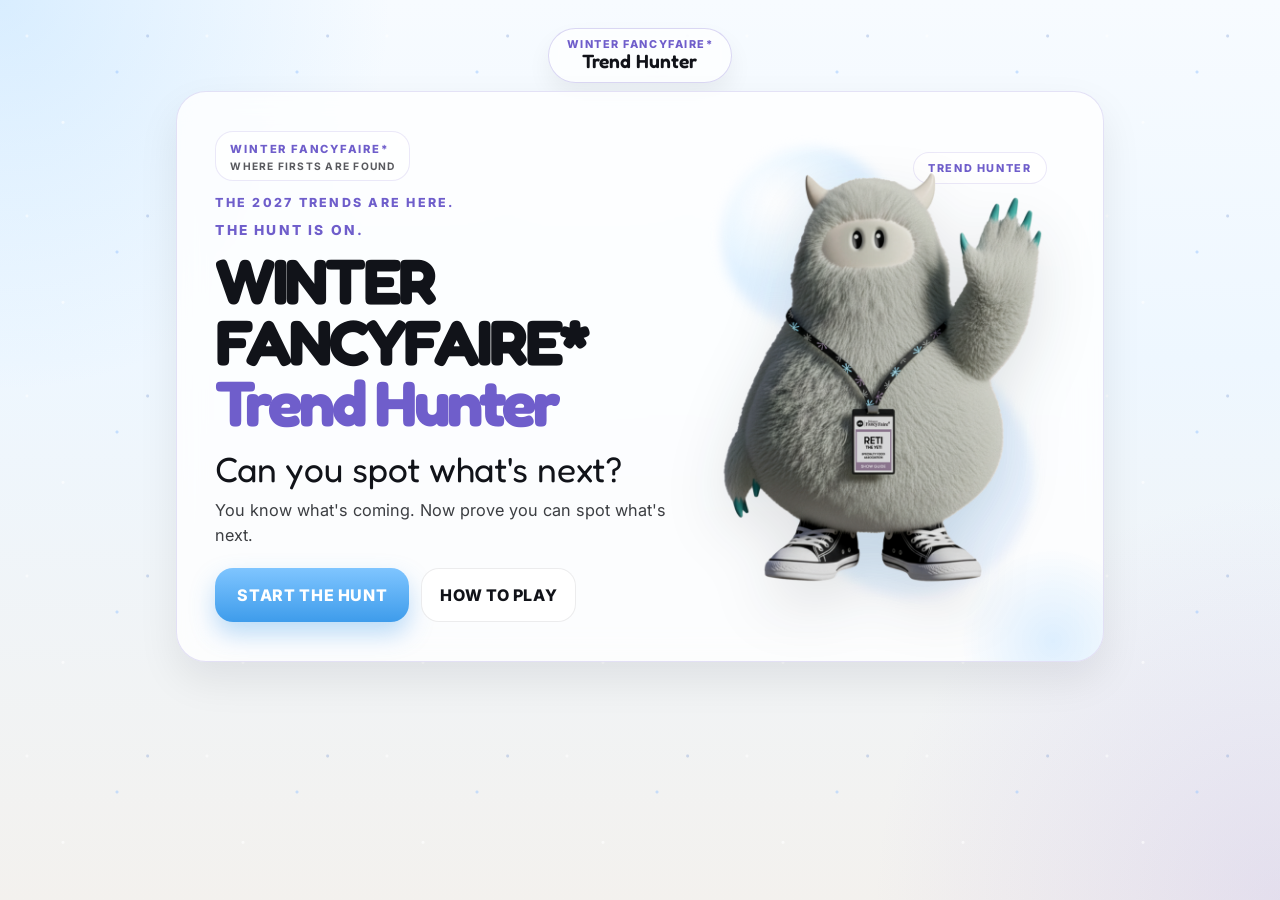
<file: index.html>
<!doctype html>
<html lang="en">
  <head>
    <meta charset="UTF-8" />
    <meta name="viewport" content="width=device-width, initial-scale=1.0" />
    <meta
      name="description"
      content="Winter FancyFaire* Trend Hunter is a playful mobile-first game where players test their instincts for emerging specialty food trends."
    />
    <title>Winter FancyFaire* Trend Hunter</title>
    <link rel="preconnect" href="https://fonts.googleapis.com" />
    <link rel="preconnect" href="https://fonts.gstatic.com" crossorigin />
    <link
      href="https://fonts.googleapis.com/css2?family=Fredoka:wght@400;500;600;700&family=Inter:wght@400;500;600;700;800&display=swap"
      rel="stylesheet"
    />
    <link rel="stylesheet" href="./styles.css" />
  </head>
  <body>
    <div class="page-shell">
      <header class="topbar">
        <div class="brand-lockup" aria-label="Winter FancyFaire Trend Hunter home">
          <span class="brand-kicker">Winter FancyFaire*</span>
          <span class="brand-title">Trend Hunter</span>
        </div>
      </header>

      <main id="app" aria-live="polite">
        <section id="start-screen" class="screen active" aria-labelledby="start-title">
          <div class="hero-card">
            <div class="hero-copy">
              <div class="brand-mark" aria-label="Winter FancyFaire brand">
                <span class="brand-kicker-home">Winter FancyFaire*</span>
                <span class="brand-subtitle">WHERE FIRSTS ARE FOUND</span>
              </div>
              <p class="eyebrow">THE 2027 TRENDS ARE HERE.</p>
              <p class="launch-banner">THE HUNT IS ON.</p>
              <h1 id="start-title">WINTER FANCYFAIRE* <span>Trend Hunter</span></h1>
              <p class="tagline">Can you spot what's next?</p>
              <p class="subhead">You know what's coming. Now prove you can spot what's next.</p>
              <div class="cta-row">
                <button id="start-game-btn" class="primary-button" type="button">START THE HUNT</button>
                <button id="how-to-play-btn" class="secondary-button" type="button">HOW TO PLAY</button>
              </div>
            </div>

            <div class="mascot-wrap" aria-label="Reti mascot hero art">
              <div class="orb orb-one"></div>
              <div class="orb orb-two"></div>
              <div class="snow-pill">TREND HUNTER</div>
              <img class="reti-hero" src="./assets/images/reti.png" alt="Reti waving in the Winter FancyFaire* Trend Hunter header" />
            </div>
          </div>
        </section>

        <section id="instructions-screen" class="screen" aria-labelledby="instructions-title">
          <div class="instruction-card">
            <button id="close-instructions-btn" class="close-button" type="button" aria-label="Close how to play">×</button>
            <p class="eyebrow">HOW TO PLAY</p>
            <h2 id="instructions-title">5 challenges. Make your picks. Trust your instincts. Earn your Trend Hunter title.</h2>
            <ul>
              <li>Spot the strongest trend match</li>
              <li>Act like a buyer</li>
              <li>Read the category with product IQ</li>
              <li>Lock in the final call</li>
            </ul>
          </div>
        </section>

        <section id="game-screen" class="screen" aria-live="polite">
          <div class="status-row">
            <div class="status-pill">Challenge <span id="challenge-number">1</span>/5</div>
            <div class="status-pill score-pill">Trend Instinct <span id="score-value">0</span></div>
          </div>
          <div id="challenge-card" class="challenge-card"></div>
        </section>

        <section id="result-screen" class="screen" aria-labelledby="result-title">
          <div class="result-card" aria-live="polite">
            <p class="result-label">TREND HUNTER</p>
            <h2 id="result-title">YOUR TREND INSTINCT</h2>
            <div id="final-score" class="final-score">0</div>
            <div class="persona-wrap">
              <h3 id="persona-name">THE TASTEMAKER</h3>
              <p id="persona-blurb">You don't follow specialty food trends. You find them.</p>
            </div>

            <div class="metric-grid">
              <div class="metric-item">
                <span>Trend Spotting</span>
                <strong id="metric-trend">0</strong>
              </div>
              <div class="metric-item">
                <span>Buyer Instinct</span>
                <strong id="metric-buyer">0</strong>
              </div>
              <div class="metric-item">
                <span>Product IQ</span>
                <strong id="metric-product">0</strong>
              </div>
            </div>

            <p class="winter-branding">Winter FancyFaire*</p>

            <div class="result-actions">
              <button id="play-again-btn" class="primary-button" type="button">PLAY AGAIN</button>
              <button id="share-result-btn" class="secondary-button" type="button">SHARE MY RESULT</button>
            </div>
          </div>
        </section>
      </main>
    </div>

    <div id="toast" class="toast" role="status" aria-live="polite"></div>

    <script src="./data.js"></script>
    <script src="./app.js"></script>
  </body>
</html>
</file>
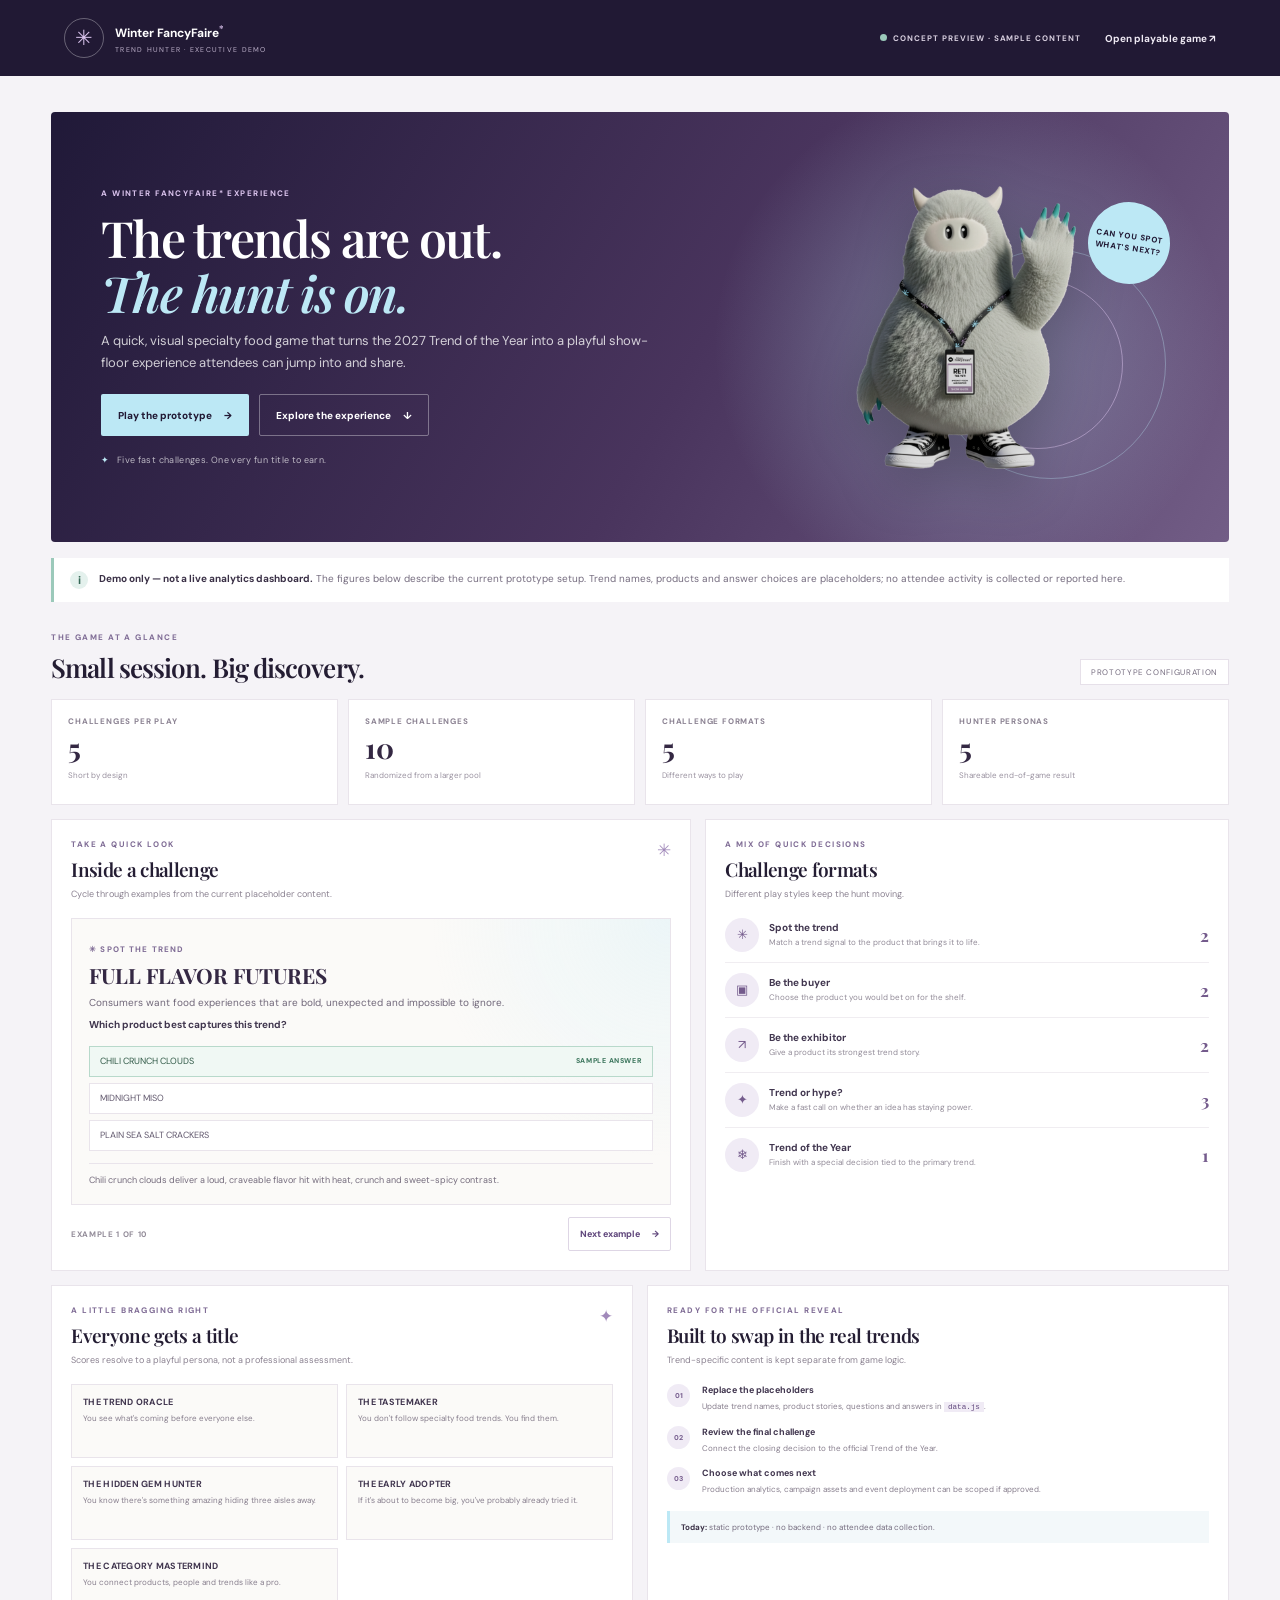
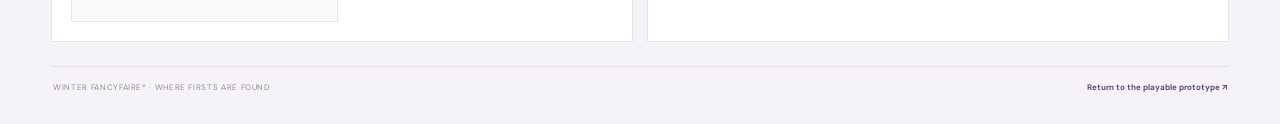
<file: admin/index.html>
<!doctype html>
<html lang="en">
  <head>
    <meta charset="UTF-8" />
    <meta name="viewport" content="width=device-width, initial-scale=1" />
    <meta name="theme-color" content="#211934" />
    <meta
      name="description"
      content="Executive demo dashboard for the Winter FancyFaire* Trend Hunter game concept."
    />
    <title>Trend Hunter | Executive Demo</title>
    <link rel="preconnect" href="https://fonts.googleapis.com" />
    <link rel="preconnect" href="https://fonts.gstatic.com" crossorigin />
    <link
      href="https://fonts.googleapis.com/css2?family=DM+Sans:wght@400;500;600;700;800&family=Playfair+Display:wght@600;700;800&display=swap"
      rel="stylesheet"
    />
    <link rel="stylesheet" href="./dashboard.css" />
  </head>
  <body>
    <div class="dashboard-shell">
      <header class="dashboard-header">
        <a class="dash-brand" href="../index.html" aria-label="Winter FancyFaire* Trend Hunter home">
          <span class="brand-star" aria-hidden="true">✳</span>
          <span>
            <strong>Winter FancyFaire<span class="brand-asterisk">*</span></strong>
            <small>TREND HUNTER · EXECUTIVE DEMO</small>
          </span>
        </a>
        <div class="header-right">
          <span class="demo-badge"><i aria-hidden="true"></i>CONCEPT PREVIEW · SAMPLE CONTENT</span>
          <a href="../index.html">Open playable game <span aria-hidden="true">↗</span></a>
        </div>
      </header>

      <main class="dashboard-main">
        <section class="dashboard-hero" aria-labelledby="dashboard-title">
          <div class="hero-copy">
            <p class="eyebrow">A WINTER FANCYFAIRE* EXPERIENCE</p>
            <h1 id="dashboard-title">The trends are out.<br /><em>The hunt is on.</em></h1>
            <p class="hero-description">
              A quick, visual specialty food game that turns the 2027 Trend of the Year into a
              playful show-floor experience attendees can jump into and share.
            </p>
            <div class="hero-actions">
              <a class="button button-primary" href="../index.html">Play the prototype <span aria-hidden="true">→</span></a>
              <a class="button button-quiet" href="#content-preview">Explore the experience <span aria-hidden="true">↓</span></a>
            </div>
            <p class="hero-note"><span aria-hidden="true">✦</span> Five fast challenges. One very fun title to earn.</p>
          </div>
          <div class="hero-art">
            <div class="art-orbit orbit-one" aria-hidden="true"></div>
            <div class="art-orbit orbit-two" aria-hidden="true"></div>
            <span class="art-sticker">CAN YOU SPOT<br />WHAT'S NEXT?</span>
            <img src="../assets/images/reti.png" alt="Reti waving in the Winter FancyFaire* header artwork" />
          </div>
        </section>

        <aside class="demo-notice" role="note">
          <span class="notice-icon" aria-hidden="true">i</span>
          <p>
            <strong>Demo only — not a live analytics dashboard.</strong>
            The figures below describe the current prototype setup. Trend names, products and
            answer choices are placeholders; no attendee activity is collected or reported here.
          </p>
        </aside>

        <section aria-labelledby="snapshot-title">
          <div class="section-heading">
            <div>
              <p class="eyebrow">THE GAME AT A GLANCE</p>
              <h2 id="snapshot-title">Small session. Big discovery.</h2>
            </div>
            <span class="section-aside">Prototype configuration</span>
          </div>
          <div class="kpi-grid">
            <article class="kpi-card">
              <span class="kpi-label">CHALLENGES PER PLAY</span>
              <strong class="kpi-value">5</strong>
              <small>Short by design</small>
            </article>
            <article class="kpi-card">
              <span class="kpi-label">SAMPLE CHALLENGES</span>
              <strong class="kpi-value" id="challenge-count">—</strong>
              <small>Randomized from a larger pool</small>
            </article>
            <article class="kpi-card">
              <span class="kpi-label">CHALLENGE FORMATS</span>
              <strong class="kpi-value" id="format-count">—</strong>
              <small>Different ways to play</small>
            </article>
            <article class="kpi-card">
              <span class="kpi-label">HUNTER PERSONAS</span>
              <strong class="kpi-value" id="persona-count">—</strong>
              <small>Shareable end-of-game result</small>
            </article>
          </div>
        </section>

        <section class="dashboard-grid" id="content-preview" aria-label="Game experience and sample content">
          <article class="panel preview-panel">
            <div class="panel-heading">
              <div>
                <p class="eyebrow">TAKE A QUICK LOOK</p>
                <h2>Inside a challenge</h2>
                <p>Cycle through examples from the current placeholder content.</p>
              </div>
              <span class="panel-glyph" aria-hidden="true">✳</span>
            </div>
            <div id="challenge-preview" class="challenge-preview" aria-live="polite">
              <p class="preview-loading">Loading sample challenge…</p>
            </div>
            <div class="preview-controls">
              <span id="preview-position" class="preview-position">Example 1</span>
              <button id="next-example" class="button button-small" type="button">Next example <span aria-hidden="true">→</span></button>
            </div>
          </article>

          <article class="panel formats-panel">
            <div class="panel-heading">
              <div>
                <p class="eyebrow">A MIX OF QUICK DECISIONS</p>
                <h2>Challenge formats</h2>
                <p>Different play styles keep the hunt moving.</p>
              </div>
            </div>
            <div id="format-list" class="format-list"></div>
          </article>
        </section>

        <section class="dashboard-grid lower-grid" aria-label="Result design and content readiness">
          <article class="panel persona-panel">
            <div class="panel-heading">
              <div>
                <p class="eyebrow">A LITTLE BRAGGING RIGHT</p>
                <h2>Everyone gets a title</h2>
                <p>Scores resolve to a playful persona, not a professional assessment.</p>
              </div>
              <span class="panel-glyph" aria-hidden="true">✦</span>
            </div>
            <div id="persona-list" class="persona-list"></div>
          </article>

          <article class="panel readiness-panel">
            <div class="panel-heading">
              <div>
                <p class="eyebrow">READY FOR THE OFFICIAL REVEAL</p>
                <h2>Built to swap in the real trends</h2>
                <p>Trend-specific content is kept separate from game logic.</p>
              </div>
            </div>
            <ul class="readiness-list">
              <li><span class="readiness-mark">01</span><span><strong>Replace the placeholders</strong><small>Update trend names, product stories, questions and answers in <code>data.js</code>.</small></span></li>
              <li><span class="readiness-mark">02</span><span><strong>Review the final challenge</strong><small>Connect the closing decision to the official Trend of the Year.</small></span></li>
              <li><span class="readiness-mark">03</span><span><strong>Choose what comes next</strong><small>Production analytics, campaign assets and event deployment can be scoped if approved.</small></span></li>
            </ul>
            <div class="data-note"><strong>Today:</strong> static prototype · no backend · no attendee data collection.</div>
          </article>
        </section>

        <footer class="dashboard-footer">
          <span>WINTER FANCYFAIRE* · WHERE FIRSTS ARE FOUND</span>
          <a href="../index.html">Return to the playable prototype <span aria-hidden="true">↗</span></a>
        </footer>
      </main>
    </div>
    <script src="../data.js"></script>
    <script src="./dashboard.js"></script>
  </body>
</html>
</file>
<file: styles.css>
:root {
  --lavender: #9c8aea;
  --lavender-deep: #6f5ecb;
  --sky: #7fc5ff;
  --sky-strong: #3e9ceb;
  --ink: #111319;
  --charcoal: #1d2330;
  --ice: #eef9ff;
  --stone: #eae4dc;
  --snow: #ffffff;
  --mint: #d1eff8;
  --peach: #ffb9a7;
  --gold: #f6d9a1;
  --success: #2fbf7c;
  --danger: #eb5b6c;
  --warning: #f4b942;
  --shadow: rgba(17, 19, 25, 0.14);
  --shadow-strong: rgba(17, 19, 25, 0.22);
}

* {
  box-sizing: border-box;
}

html {
  scroll-behavior: smooth;
}

body {
  margin: 0;
  min-height: 100vh;
  font-family: 'Inter', sans-serif;
  background:
    radial-gradient(circle at top left, rgba(127, 197, 255, 0.25), transparent 25%),
    radial-gradient(circle at bottom right, rgba(156, 138, 234, 0.18), transparent 26%),
    linear-gradient(180deg, #f7fbff 0%, #eef7ff 40%, #f3f1ee 100%);
  color: var(--ink);
}

body::before {
  content: "";
  position: fixed;
  inset: 0;
  background-image:
    radial-gradient(circle at 15% 20%, rgba(255,255,255,0.7) 0 1px, transparent 2px),
    radial-gradient(circle at 65% 40%, rgba(161, 202, 255, 0.7) 0 1px, transparent 2px),
    radial-gradient(circle at 35% 68%, rgba(255,255,255,0.8) 0 1px, transparent 2px),
    radial-gradient(circle at 82% 20%, rgba(136, 164, 217, 0.5) 0 1px, transparent 2px);
  background-size: 180px 180px;
  pointer-events: none;
  opacity: 0.75;
}

button,
input,
select,
textarea {
  font: inherit;
}

button {
  cursor: pointer;
}

img {
  max-width: 100%;
  display: block;
}

.page-shell {
  position: relative;
  width: min(100%, 960px);
  margin: 0 auto;
  padding: 16px 16px 48px;
}

.topbar {
  display: flex;
  justify-content: center;
  align-items: center;
  padding: 12px 0 8px;
}

.brand-lockup {
  display: inline-flex;
  flex-direction: column;
  align-items: center;
  background: rgba(255, 255, 255, 0.7);
  border: 1px solid rgba(111, 94, 203, 0.24);
  border-radius: 999px;
  padding: 8px 18px 10px;
  box-shadow: 0 12px 24px rgba(17, 19, 25, 0.06);
  backdrop-filter: blur(8px);
}

.brand-kicker {
  font-size: 0.68rem;
  letter-spacing: 0.14em;
  text-transform: uppercase;
  color: var(--lavender-deep);
  font-weight: 800;
}

.brand-title {
  font-family: 'Fredoka', sans-serif;
  font-size: 1.2rem;
  line-height: 1.1;
  color: var(--ink);
  font-weight: 600;
}

.screen {
  display: none;
}

.screen.active {
  display: block;
}

.hero-card,
.challenge-card,
.result-card,
.instruction-card {
  position: relative;
  background: rgba(255, 255, 255, 0.8);
  border: 1px solid rgba(111, 94, 203, 0.18);
  border-radius: 30px;
  box-shadow: 0 18px 40px rgba(17, 19, 25, 0.08);
  backdrop-filter: blur(14px);
}

.hero-card {
  display: grid;
  grid-template-columns: minmax(0, 1.1fr) minmax(200px, 0.9fr);
  gap: 20px;
  align-items: center;
  padding: clamp(22px, 3vw, 40px);
  overflow: hidden;
}

.hero-card::after {
  content: "";
  position: absolute;
  inset: auto -60px -90px auto;
  width: 220px;
  height: 220px;
  background: radial-gradient(circle, rgba(127, 197, 255, 0.25), transparent 60%);
}

.brand-mark {
  display: inline-flex;
  flex-direction: column;
  gap: 4px;
  margin-bottom: 14px;
  padding: 10px 14px 8px;
  border-radius: 18px;
  background: rgba(255, 255, 255, 0.6);
  border: 1px solid rgba(111, 94, 203, 0.14);
}

.brand-kicker-home {
  font-size: 0.7rem;
  font-weight: 800;
  letter-spacing: 0.16em;
  text-transform: uppercase;
  color: var(--lavender-deep);
}

.brand-subtitle {
  font-size: 0.64rem;
  letter-spacing: 0.12em;
  text-transform: uppercase;
  font-weight: 700;
  color: rgba(17, 19, 25, 0.7);
}

.mascot-wrap {
  position: relative;
  display: flex;
  justify-content: center;
  align-items: center;
  min-height: 340px;
}

.orb {
  position: absolute;
  border-radius: 999px;
  background: radial-gradient(circle at 30% 30%, rgba(255,255,255,0.95), rgba(127, 197, 255, 0.24) 48%, rgba(156, 138, 234, 0.08) 100%);
  filter: blur(6px);
}

.orb-one {
  width: 240px;
  height: 240px;
  right: 32px;
  bottom: 18px;
}

.orb-two {
  width: 180px;
  height: 180px;
  left: 30px;
  top: 10px;
}

.snow-pill {
  position: absolute;
  top: 14px;
  right: 18px;
  z-index: 2;
  padding: 8px 14px;
  border-radius: 999px;
  background: rgba(255,255,255,0.8);
  border: 1px solid rgba(111, 94, 203, 0.14);
  font-size: 0.68rem;
  letter-spacing: 0.15em;
  font-weight: 800;
  text-transform: uppercase;
  color: var(--lavender-deep);
}

.reti-hero {
  position: relative;
  z-index: 2;
  width: min(100%, 420px);
  max-width: 100%;
  filter: drop-shadow(0 22px 30px rgba(20, 24, 35, 0.12));
}

.hero-copy {
  position: relative;
  z-index: 1;
}

.eyebrow {
  margin: 0 0 12px;
  font-size: 0.78rem;
  font-weight: 800;
  letter-spacing: 0.18em;
  color: var(--lavender-deep);
  text-transform: uppercase;
}

h1 {
  margin: 0;
  font-family: 'Fredoka', sans-serif;
  line-height: 0.96;
  font-size: clamp(2.2rem, 5vw, 4rem);
  letter-spacing: -0.05em;
  color: var(--ink);
}

h1 span {
  display: block;
  color: var(--lavender-deep);
}

.launch-banner {
  margin: 0 0 12px;
  font-size: 0.86rem;
  font-weight: 800;
  letter-spacing: 0.16em;
  text-transform: uppercase;
  color: var(--lavender-deep);
}

.tagline {
  margin: 14px 0 8px;
  font-family: 'Fredoka', sans-serif;
  font-size: clamp(1.4rem, 3vw, 2.2rem);
  color: var(--ink);
}

.subhead {
  margin: 0;
  font-size: 1.02rem;
  line-height: 1.55;
  color: rgba(17, 19, 25, 0.82);
}

.cta-row {
  display: flex;
  flex-wrap: wrap;
  gap: 12px;
  margin-top: 20px;
}

.primary-button,
.secondary-button,
.choice-button,
.next-button,
.huge-button {
  border: none;
  border-radius: 18px;
  font-weight: 800;
  letter-spacing: 0.04em;
  transition: transform 0.18s ease, box-shadow 0.18s ease, background 0.18s ease;
}

.primary-button,
.next-button {
  background: linear-gradient(180deg, var(--sky), var(--sky-strong));
  color: var(--snow);
  box-shadow: 0 12px 24px rgba(62, 156, 235, 0.35);
}

.primary-button {
  min-height: 54px;
  padding: 0 22px;
}

.secondary-button {
  min-height: 52px;
  padding: 0 18px;
  background: rgba(255, 255, 255, 0.8);
  color: var(--ink);
  border: 1px solid rgba(17, 19, 25, 0.08);
}

.primary-button:hover,
.secondary-button:hover,
.choice-button:hover,
.huge-button:hover,
.next-button:hover {
  transform: translateY(-1px);
}

#instructions-screen {
  padding-top: 12px;
}

.instruction-card {
  position: relative;
  max-width: 720px;
  margin: 0 auto;
  padding: 34px 24px 26px;
}

.close-button {
  position: absolute;
  top: 12px;
  right: 14px;
  width: 40px;
  height: 40px;
  border-radius: 50%;
  border: 0;
  background: rgba(17, 19, 25, 0.06);
  color: var(--ink);
  font-size: 1.6rem;
}

.instruction-card h2 {
  margin: 0 0 14px;
  font-family: 'Fredoka', sans-serif;
  font-size: clamp(1.5rem, 4vw, 2.3rem);
  line-height: 1.2;
}

.instruction-card ul {
  margin: 0;
  padding-left: 1.2rem;
  line-height: 1.8;
  font-weight: 600;
}

#game-screen {
  padding-top: 12px;
}

.status-row {
  display: flex;
  justify-content: space-between;
  gap: 12px;
  margin: 0 0 16px;
}

.status-pill {
  display: inline-flex;
  align-items: center;
  gap: 8px;
  padding: 10px 16px;
  border-radius: 999px;
  background: rgba(255, 255, 255, 0.8);
  border: 1px solid rgba(17, 19, 25, 0.06);
  font-weight: 800;
  letter-spacing: 0.04em;
  color: var(--ink);
}

.challenge-card {
  padding: clamp(18px, 4vw, 28px);
}

.challenge-header {
  margin-bottom: 10px;
}

.challenge-kicker {
  margin: 0 0 8px;
  color: var(--lavender-deep);
  font-size: 0.72rem;
  font-weight: 800;
  letter-spacing: 0.18em;
  text-transform: uppercase;
}

.challenge-title {
  margin: 0;
  white-space: pre-line;
  font-size: clamp(1.8rem, 5vw, 2.8rem);
  line-height: 1.05;
  color: var(--ink);
  font-family: 'Fredoka', sans-serif;
}

.challenge-description {
  margin: 12px 0 18px;
  font-size: 1.04rem;
  line-height: 1.65;
  color: rgba(17, 19, 25, 0.76);
}

.choice-grid {
  display: grid;
  gap: 14px;
  margin-top: 18px;
}

.choice-button,
.huge-button {
  width: 100%;
  text-align: left;
  padding: 16px 18px;
  background: linear-gradient(180deg, #ffffff, #f5f8fd);
  border: 1px solid rgba(17, 19, 25, 0.08);
  box-shadow: 0 10px 18px rgba(17, 19, 25, 0.05);
  color: var(--ink);
}

.choice-button strong,
.huge-button strong {
  display: block;
  font-size: 1.04rem;
  margin-bottom: 4px;
}

.choice-button small,
.huge-button small {
  display: block;
  color: rgba(17, 19, 25, 0.7);
  font-size: 0.82rem;
  line-height: 1.5;
}

.choice-button.correct,
.huge-button.correct {
  border-color: rgba(47, 191, 124, 0.35);
  background: linear-gradient(180deg, rgba(47, 191, 124, 0.12), rgba(47, 191, 124, 0.02));
}

.choice-button.incorrect,
.huge-button.incorrect {
  border-color: rgba(235, 91, 108, 0.3);
  background: linear-gradient(180deg, rgba(235, 91, 108, 0.09), rgba(235, 91, 108, 0.02));
}

.choice-button:focus-visible,
.primary-button:focus-visible,
.secondary-button:focus-visible,
.next-button:focus-visible,
.close-button:focus-visible,
.huge-button:focus-visible {
  outline: 3px solid rgba(62, 156, 235, 0.45);
  outline-offset: 2px;
}

.feedback-box {
  margin-top: 18px;
  padding: 16px 18px;
  border-radius: 18px;
  background: rgba(127, 197, 255, 0.12);
  border: 1px solid rgba(62, 156, 235, 0.15);
}

.feedback-box.correct {
  background: rgba(47, 191, 124, 0.1);
  border-color: rgba(47, 191, 124, 0.2);
}

.feedback-box.incorrect {
  background: rgba(235, 91, 108, 0.08);
  border-color: rgba(235, 91, 108, 0.15);
}

.feedback-box h3 {
  margin: 0 0 8px;
  font-size: 1.1rem;
}

.feedback-box p {
  margin: 0;
  line-height: 1.55;
}

.next-button {
  margin-top: 18px;
  min-height: 52px;
  width: 100%;
  padding: 0 20px;
  font-size: 1rem;
}

.trend-or-hype-row {
  display: grid;
  grid-template-columns: repeat(2, minmax(0, 1fr));
  gap: 14px;
  margin-top: 18px;
}

.huge-button {
  min-height: 130px;
  display: flex;
  flex-direction: column;
  justify-content: center;
  align-items: flex-start;
  font-size: 1.1rem;
  font-weight: 800;
}

.huge-button.trend {
  background: linear-gradient(180deg, rgba(255, 166, 121, 0.18), rgba(255,255,255,0.85));
}

.huge-button.hype {
  background: linear-gradient(180deg, rgba(155, 169, 255, 0.18), rgba(255,255,255,0.85));
}

.result-card {
  max-width: 690px;
  margin: 0 auto;
  padding: 26px 18px 20px;
  text-align: center;
}

.result-label {
  margin: 0 0 8px;
  font-size: 0.76rem;
  letter-spacing: 0.2em;
  text-transform: uppercase;
  color: var(--lavender-deep);
  font-weight: 800;
}

#result-title {
  margin: 0;
  font-size: clamp(1.8rem, 5vw, 2.4rem);
  font-family: 'Fredoka', sans-serif;
}

.final-score {
  margin-top: 14px;
  font-size: clamp(3.5rem, 9vw, 6rem);
  line-height: 0.9;
  font-weight: 800;
  color: var(--ink);
}

.persona-wrap {
  margin-top: 14px;
}

.persona-wrap h3 {
  margin: 0;
  font-family: 'Fredoka', sans-serif;
  font-size: clamp(1.4rem, 4vw, 2rem);
}

.persona-wrap p {
  margin: 8px auto 0;
  max-width: 440px;
  font-size: 1.02rem;
  line-height: 1.55;
  color: rgba(17, 19, 25, 0.82);
}

.metric-grid {
  display: grid;
  grid-template-columns: repeat(3, minmax(0, 1fr));
  gap: 10px;
  margin-top: 22px;
}

.metric-item {
  padding: 14px 10px;
  border-radius: 18px;
  background: linear-gradient(180deg, rgba(127, 197, 255, 0.12), rgba(255,255,255,0.7));
  border: 1px solid rgba(17, 19, 25, 0.05);
}

.metric-item span {
  display: block;
  font-size: 0.72rem;
  letter-spacing: 0.08em;
  text-transform: uppercase;
  opacity: 0.8;
}

.metric-item strong {
  display: block;
  margin-top: 8px;
  font-size: 1.5rem;
}

.winter-branding {
  margin: 18px 0 0;
  font-size: 0.8rem;
  letter-spacing: 0.14em;
  text-transform: uppercase;
  color: var(--lavender-deep);
  font-weight: 800;
}

.result-actions {
  display: flex;
  flex-wrap: wrap;
  gap: 12px;
  justify-content: center;
  margin-top: 18px;
}

.toast {
  position: fixed;
  left: 50%;
  bottom: 24px;
  transform: translateX(-50%) translateY(14px);
  background: rgba(17, 19, 25, 0.9);
  color: var(--snow);
  padding: 12px 18px;
  border-radius: 999px;
  font-weight: 700;
  opacity: 0;
  transition: opacity 0.2s ease, transform 0.2s ease;
  pointer-events: none;
}

.toast.visible {
  opacity: 1;
  transform: translateX(-50%) translateY(0);
}

@media (max-width: 640px) {
  .page-shell {
    padding: 10px 10px 36px;
  }

  .hero-card {
    grid-template-columns: 1fr;
    text-align: center;
  }

  .brand-mark {
    align-items: center;
  }

  .mascot-wrap {
    min-height: 240px;
  }

  .snow-pill {
    right: 50%;
    transform: translateX(50%);
  }

  .cta-row,
  .result-actions,
  .status-row {
    flex-direction: column;
  }

  .status-row {
    align-items: stretch;
  }

  .status-pill,
  .primary-button,
  .secondary-button,
  .next-button {
    width: 100%;
    justify-content: center;
  }

  .metric-grid,
  .trend-or-hype-row {
    grid-template-columns: 1fr;
  }
}

@media (prefers-reduced-motion: reduce) {
  * {
    animation: none !important;
    transition: none !important;
    scroll-behavior: auto !important;
  }
}
</file>
<file: admin/dashboard.css>
:root {
  --ink: #241d33;
  --muted: #81798a;
  --purple: #60477c;
  --deep: #211934;
  --lavender: #f0ebf5;
  --line: #e9e4eb;
  --paper: #fbfaf8;
  --sky: #bce8f5;
  --sans: "DM Sans", Arial, sans-serif;
  --serif: "Playfair Display", Georgia, serif;
}

* {
  box-sizing: border-box;
}

html {
  scroll-behavior: smooth;
}

body {
  margin: 0;
  background: #f5f3f7;
  color: var(--ink);
  font-family: var(--sans);
  -webkit-font-smoothing: antialiased;
}

a {
  color: inherit;
}

button {
  font: inherit;
}

.dashboard-shell {
  min-height: 100vh;
}

.dashboard-header {
  display: flex;
  align-items: center;
  justify-content: space-between;
  gap: 20px;
  min-height: 76px;
  padding: 0 clamp(20px, 5vw, 78px);
  background: var(--deep);
  color: #fff;
}

.dash-brand {
  display: flex;
  align-items: center;
  gap: 11px;
  text-decoration: none;
}

.brand-star {
  display: grid;
  place-items: center;
  width: 40px;
  height: 40px;
  border: 1px solid rgba(255, 255, 255, 0.32);
  border-radius: 50%;
  color: #d9c2ec;
  font-size: 21px;
}

.dash-brand strong,
.dash-brand small {
  display: block;
}

.dash-brand strong {
  font-size: 12px;
  font-weight: 700;
}

.brand-asterisk {
  color: #d9c2ec;
  font-family: var(--serif);
  font-size: 0.78em;
  vertical-align: 0.5em;
}

.dash-brand small {
  margin-top: 4px;
  color: #bdb1ca;
  font-size: 7px;
  letter-spacing: 0.18em;
}

.header-right {
  display: flex;
  align-items: center;
  gap: 24px;
}

.header-right a {
  color: #eee9f3;
  font-size: 10px;
  font-weight: 700;
  text-decoration: none;
}

.header-right a:hover,
.header-right a:focus-visible,
.dashboard-footer a:hover,
.dashboard-footer a:focus-visible {
  text-decoration: underline;
  text-underline-offset: 4px;
}

.demo-badge {
  color: #d8cfdf;
  font-size: 8px;
  font-weight: 700;
  letter-spacing: 0.12em;
}

.demo-badge i {
  display: inline-block;
  width: 7px;
  height: 7px;
  margin-right: 6px;
  border-radius: 50%;
  background: #9bc9ba;
}

.dashboard-main {
  max-width: 1320px;
  margin: 0 auto;
  padding: 36px clamp(20px, 4vw, 58px) 32px;
}

.dashboard-hero {
  display: grid;
  grid-template-columns: minmax(0, 1.2fr) minmax(260px, 0.8fr);
  align-items: center;
  min-height: 320px;
  overflow: hidden;
  padding: clamp(24px, 4vw, 50px);
  border-radius: 4px;
  background:
    radial-gradient(circle at 78% 54%, rgba(188, 232, 245, 0.35), transparent 27%),
    linear-gradient(120deg, #201938 0%, #49345d 55%, #725d86 100%);
  color: #fff;
}

.hero-copy {
  position: relative;
  z-index: 2;
  max-width: 650px;
}

.eyebrow {
  margin: 0;
  color: #806d96;
  font-size: 8px;
  font-weight: 800;
  letter-spacing: 0.18em;
  text-transform: uppercase;
}

.dashboard-hero .eyebrow {
  color: #d9c2ec;
}

.dashboard-hero h1 {
  margin: 12px 0 10px;
  font-family: var(--serif);
  font-size: clamp(30px, 4.2vw, 50px);
  font-weight: 600;
  line-height: 1.1;
  letter-spacing: -0.035em;
}

.dashboard-hero h1 em {
  color: #bce8f5;
  font-weight: 600;
}

.hero-description {
  max-width: 550px;
  margin: 0;
  color: rgba(255, 255, 255, 0.78);
  font-size: 13px;
  line-height: 1.7;
}

.hero-actions {
  display: flex;
  flex-wrap: wrap;
  gap: 10px;
  margin-top: 20px;
}

.button {
  display: inline-flex;
  align-items: center;
  justify-content: center;
  gap: 12px;
  min-height: 42px;
  padding: 0 16px;
  border: 1px solid transparent;
  border-radius: 2px;
  font-size: 10px;
  font-weight: 800;
  text-decoration: none;
  transition: transform 160ms ease, background 160ms ease, border-color 160ms ease;
}

.button:hover {
  transform: translateY(-1px);
}

.button:focus-visible {
  outline: 3px solid #83d5ef;
  outline-offset: 3px;
}

.button-primary {
  background: #bce8f5;
  color: #211934;
}

.button-primary:hover {
  background: #d4f2fb;
}

.button-quiet {
  border-color: rgba(255, 255, 255, 0.35);
  color: #fff;
}

.button-quiet:hover {
  background: rgba(255, 255, 255, 0.1);
}

.hero-note {
  margin: 18px 0 0;
  color: rgba(255, 255, 255, 0.68);
  font-size: 9px;
  letter-spacing: 0.04em;
}

.hero-note span {
  margin-right: 5px;
  color: #bce8f5;
}

.hero-art {
  position: relative;
  display: flex;
  align-items: end;
  justify-content: center;
  min-height: 280px;
  align-self: stretch;
}

.hero-art img {
  position: relative;
  z-index: 1;
  width: min(100%, 280px);
  max-height: 330px;
  object-fit: contain;
  object-position: center bottom;
  filter: drop-shadow(0 16px 26px rgba(0, 0, 0, 0.24));
}

.art-orbit {
  position: absolute;
  width: 230px;
  height: 230px;
  border: 1px solid rgba(188, 232, 245, 0.34);
  border-radius: 50%;
}

.orbit-one {
  right: 3%;
  bottom: 4%;
}

.orbit-two {
  right: 13%;
  bottom: 13%;
  width: 170px;
  height: 170px;
  border-color: rgba(217, 194, 236, 0.5);
}

.art-sticker {
  position: absolute;
  top: 12%;
  right: 2%;
  z-index: 2;
  display: grid;
  place-items: center;
  width: 82px;
  height: 82px;
  border-radius: 50%;
  background: #bce8f5;
  color: #211934;
  font-size: 8px;
  font-weight: 800;
  line-height: 1.45;
  letter-spacing: 0.08em;
  text-align: center;
  transform: rotate(8deg);
}

.demo-notice {
  display: flex;
  align-items: flex-start;
  gap: 11px;
  margin: 16px 0 30px;
  padding: 13px 16px;
  border-left: 3px solid #9bc9ba;
  background: #fff;
}

.notice-icon {
  display: grid;
  flex: 0 0 auto;
  place-items: center;
  width: 18px;
  height: 18px;
  border-radius: 50%;
  background: #e4f1ed;
  color: #356856;
  font-size: 11px;
  font-weight: 800;
}

.demo-notice p {
  margin: 0;
  color: #756c7f;
  font-size: 10px;
  line-height: 1.6;
}

.demo-notice strong {
  color: #3a3046;
}

.section-heading {
  display: flex;
  align-items: end;
  justify-content: space-between;
  gap: 16px;
  margin-bottom: 14px;
}

.section-heading h2,
.panel-heading h2 {
  margin: 8px 0 0;
  color: var(--ink);
  font-family: var(--serif);
  font-size: clamp(20px, 2.5vw, 26px);
  font-weight: 600;
  letter-spacing: -0.035em;
}

.section-aside {
  padding: 7px 10px;
  border: 1px solid #e6e0e9;
  background: #fff;
  color: #756c7f;
  font-size: 8px;
  letter-spacing: 0.08em;
  text-transform: uppercase;
}

.kpi-grid {
  display: grid;
  grid-template-columns: repeat(4, minmax(0, 1fr));
  gap: 10px;
  margin-bottom: 14px;
}

.kpi-card,
.panel {
  min-width: 0;
  border: 1px solid var(--line);
  background: #fff;
}

.kpi-card {
  display: flex;
  min-height: 106px;
  flex-direction: column;
  gap: 8px;
  padding: 16px;
}

.kpi-label {
  color: #8d8494;
  font-size: 8px;
  font-weight: 800;
  letter-spacing: 0.1em;
}

.kpi-value {
  color: #342843;
  font-family: var(--serif);
  font-size: 28px;
  line-height: 1;
  font-variant-numeric: tabular-nums;
}

.kpi-card small {
  color: #9a92a0;
  font-size: 8px;
}

.dashboard-grid {
  display: grid;
  grid-template-columns: minmax(0, 1.1fr) minmax(300px, 0.9fr);
  gap: 14px;
  margin-top: 14px;
}

.lower-grid {
  grid-template-columns: 1fr 1fr;
}

.panel {
  padding: 19px;
}

.panel-heading {
  display: flex;
  align-items: start;
  justify-content: space-between;
  gap: 14px;
  margin-bottom: 16px;
}

.panel-heading h2 {
  margin-top: 7px;
  font-size: 19px;
}

.panel-heading p:not(.eyebrow) {
  margin: 6px 0 0;
  color: #8b8291;
  font-size: 9px;
  line-height: 1.5;
}

.panel-glyph {
  color: #a189ba;
  font-size: 17px;
}

.challenge-preview {
  min-height: 232px;
  padding: 17px;
  border: 1px solid #e9e4eb;
  background:
    radial-gradient(circle at 100% 0, rgba(188, 232, 245, 0.24), transparent 36%),
    #fbfaf8;
}

.preview-type {
  color: #806d96;
  font-size: 8px;
  font-weight: 800;
  letter-spacing: 0.14em;
  text-transform: uppercase;
}

.preview-title {
  margin: 9px 0 5px;
  color: #342843;
  font-family: var(--serif);
  font-size: 21px;
  line-height: 1.2;
}

.preview-description,
.preview-prompt {
  margin: 7px 0 0;
  color: #706779;
  font-size: 10px;
  line-height: 1.55;
  white-space: pre-line;
}

.preview-prompt {
  color: #40364e;
  font-weight: 700;
}

.preview-choices {
  display: grid;
  gap: 6px;
  margin: 13px 0 0;
  padding: 0;
  list-style: none;
}

.preview-choice {
  display: flex;
  align-items: center;
  justify-content: space-between;
  gap: 8px;
  padding: 8px 10px;
  border: 1px solid #e9e4eb;
  background: #fff;
  color: #62596e;
  font-size: 9px;
  line-height: 1.45;
}

.preview-choice.is-answer {
  border-color: #b8d9cb;
  background: #f0f8f4;
  color: #315a48;
}

.answer-label {
  flex: 0 0 auto;
  color: #3c765d;
  font-size: 7px;
  font-weight: 800;
  letter-spacing: 0.08em;
  text-transform: uppercase;
}

.preview-explanation {
  margin: 12px 0 0;
  padding-top: 10px;
  border-top: 1px solid #e9e4eb;
  color: #746b7c;
  font-size: 9px;
  line-height: 1.5;
}

.preview-loading {
  color: var(--muted);
  font-size: 10px;
}

.preview-controls {
  display: flex;
  align-items: center;
  justify-content: space-between;
  gap: 10px;
  margin-top: 12px;
}

.preview-position {
  color: #928b98;
  font-size: 8px;
  font-weight: 700;
  letter-spacing: 0.08em;
  text-transform: uppercase;
}

.button-small {
  min-height: 34px;
  padding: 0 11px;
  border-color: #ded6e5;
  background: #fff;
  color: #60477c;
  font-size: 9px;
}

.button-small:hover {
  background: #f7f3fa;
}

.format-list {
  display: grid;
  gap: 10px;
}

.format-row {
  display: grid;
  grid-template-columns: 34px minmax(0, 1fr) auto;
  align-items: center;
  gap: 10px;
  padding-bottom: 10px;
  border-bottom: 1px solid #f0edf1;
}

.format-row:last-child {
  padding-bottom: 0;
  border-bottom: 0;
}

.format-icon {
  display: grid;
  place-items: center;
  width: 34px;
  height: 34px;
  border-radius: 50%;
  background: #f0ebf5;
  color: #745b8c;
  font-size: 13px;
}

.format-copy strong,
.format-copy small {
  display: block;
}

.format-copy strong {
  color: #41364f;
  font-size: 10px;
}

.format-copy small {
  margin-top: 3px;
  color: #928b98;
  font-size: 8px;
  line-height: 1.45;
}

.format-count {
  color: #745b8c;
  font-family: var(--serif);
  font-size: 17px;
}

.persona-list {
  display: grid;
  grid-template-columns: repeat(2, minmax(0, 1fr));
  gap: 8px;
}

.persona-card {
  min-height: 74px;
  padding: 11px;
  border: 1px solid #e9e4eb;
  background: #fbfaf8;
}

.persona-card strong {
  display: block;
  color: #41364f;
  font-size: 9px;
  letter-spacing: 0.03em;
}

.persona-card small {
  display: block;
  margin-top: 5px;
  color: #877e8d;
  font-size: 8px;
  line-height: 1.45;
}

.readiness-list {
  display: grid;
  gap: 13px;
  margin: 0;
  padding: 0;
  list-style: none;
}

.readiness-list li {
  display: grid;
  grid-template-columns: 25px minmax(0, 1fr);
  gap: 10px;
  align-items: start;
}

.readiness-mark {
  display: grid;
  place-items: center;
  width: 23px;
  height: 23px;
  border-radius: 50%;
  background: #f0ebf5;
  color: #745b8c;
  font-size: 7px;
  font-weight: 800;
}

.readiness-list strong,
.readiness-list small {
  display: block;
}

.readiness-list strong {
  color: #41364f;
  font-size: 9px;
}

.readiness-list small {
  margin-top: 4px;
  color: #877e8d;
  font-size: 8px;
  line-height: 1.5;
}

code {
  padding: 1px 4px;
  background: #f0ebf5;
  color: #60477c;
  font-family: Consolas, monospace;
  font-size: 0.95em;
}

.data-note {
  margin-top: 16px;
  padding: 10px 11px;
  border-left: 3px solid #bce8f5;
  background: #f3f8fa;
  color: #756c7f;
  font-size: 8px;
  line-height: 1.5;
}

.data-note strong {
  color: #3a3046;
}

.dashboard-footer {
  display: flex;
  align-items: center;
  justify-content: space-between;
  gap: 14px;
  margin-top: 24px;
  padding: 15px 2px 0;
  border-top: 1px solid #e5e0e8;
  color: #928b98;
  font-size: 8px;
  letter-spacing: 0.08em;
}

.dashboard-footer a {
  color: #60477c;
  font-weight: 700;
  letter-spacing: normal;
  text-decoration: none;
}

@media (max-width: 900px) {
  .dashboard-hero {
    grid-template-columns: minmax(0, 1fr) minmax(220px, 0.7fr);
  }

  .dashboard-grid,
  .lower-grid {
    grid-template-columns: 1fr 1fr;
  }

  .preview-panel {
    grid-column: 1 / -1;
  }
}

@media (max-width: 650px) {
  .dashboard-header {
    min-height: 65px;
    padding: 10px 16px;
  }

  .brand-star {
    width: 34px;
    height: 34px;
    font-size: 17px;
  }

  .dash-brand strong {
    font-size: 10px;
  }

  .dash-brand small {
    font-size: 6px;
  }

  .header-right {
    gap: 10px;
  }

  .demo-badge {
    max-width: 86px;
    font-size: 6px;
    line-height: 1.5;
  }

  .header-right a {
    font-size: 8px;
    text-align: right;
  }

  .dashboard-main {
    padding: 18px 12px 22px;
  }

  .dashboard-hero {
    grid-template-columns: 1fr;
    padding: 25px 21px 0;
  }

  .dashboard-hero h1 {
    font-size: 34px;
  }

  .hero-description {
    font-size: 11px;
  }

  .hero-art {
    min-height: 215px;
    margin-top: 4px;
  }

  .hero-art img {
    width: 190px;
    max-height: 240px;
  }

  .art-orbit {
    width: 190px;
    height: 190px;
    right: calc(50% - 95px);
  }

  .orbit-two {
    width: 145px;
    height: 145px;
    right: calc(50% - 72px);
  }

  .art-sticker {
    top: 7%;
    right: calc(50% - 125px);
    width: 67px;
    height: 67px;
    font-size: 7px;
  }

  .demo-notice {
    margin: 10px 0 23px;
    padding: 11px;
  }

  .demo-notice p {
    font-size: 9px;
  }

  .section-heading {
    align-items: start;
    flex-direction: column;
    gap: 8px;
  }

  .section-heading h2 {
    font-size: 22px;
  }

  .kpi-grid {
    grid-template-columns: repeat(2, minmax(0, 1fr));
    gap: 8px;
  }

  .kpi-card {
    min-height: 90px;
    padding: 12px;
  }

  .kpi-value {
    font-size: 24px;
  }

  .dashboard-grid,
  .lower-grid {
    grid-template-columns: 1fr;
    gap: 10px;
    margin-top: 10px;
  }

  .preview-panel {
    grid-column: auto;
  }

  .panel {
    padding: 15px 13px;
  }

  .persona-list {
    grid-template-columns: 1fr 1fr;
  }

  .dashboard-footer {
    align-items: flex-start;
    flex-direction: column;
    font-size: 7px;
  }
}

@media (prefers-reduced-motion: reduce) {
  *,
  *::before,
  *::after {
    scroll-behavior: auto !important;
    transition-duration: 0.01ms !important;
  }
}
</file>
